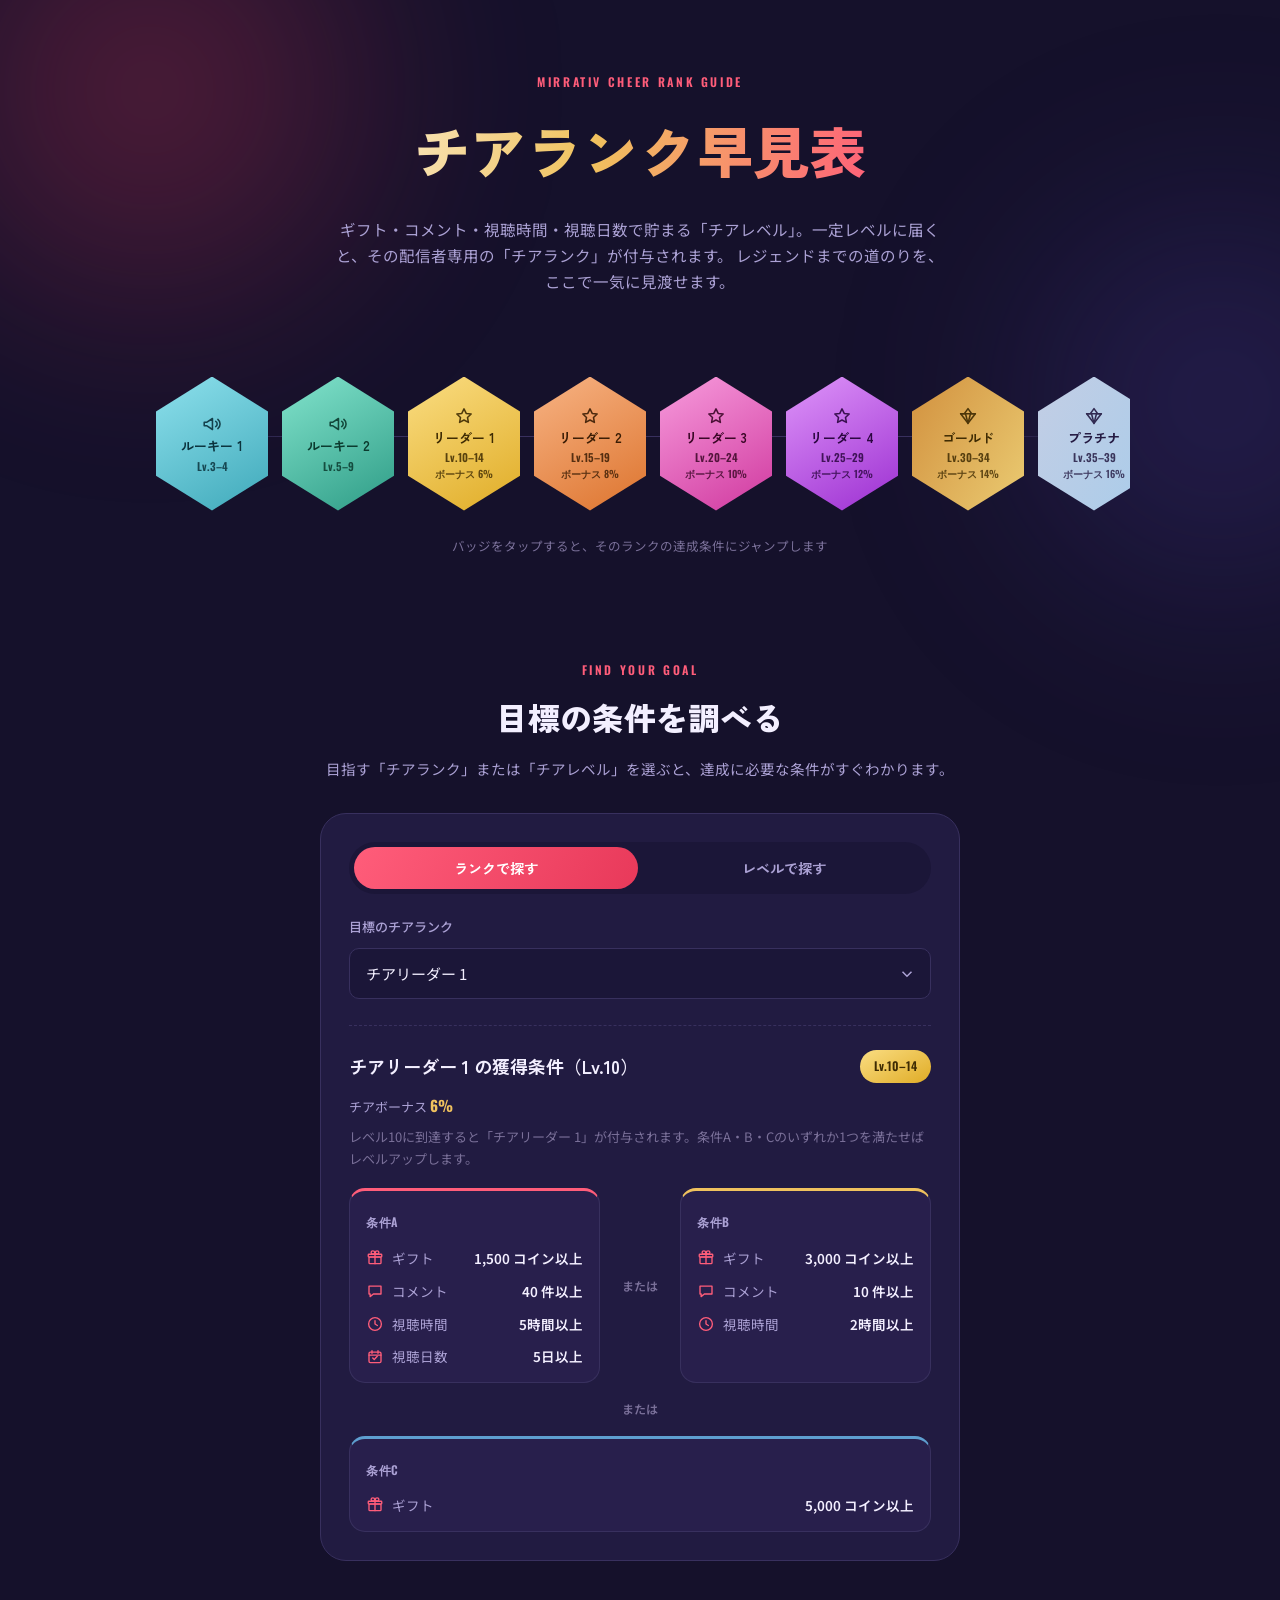
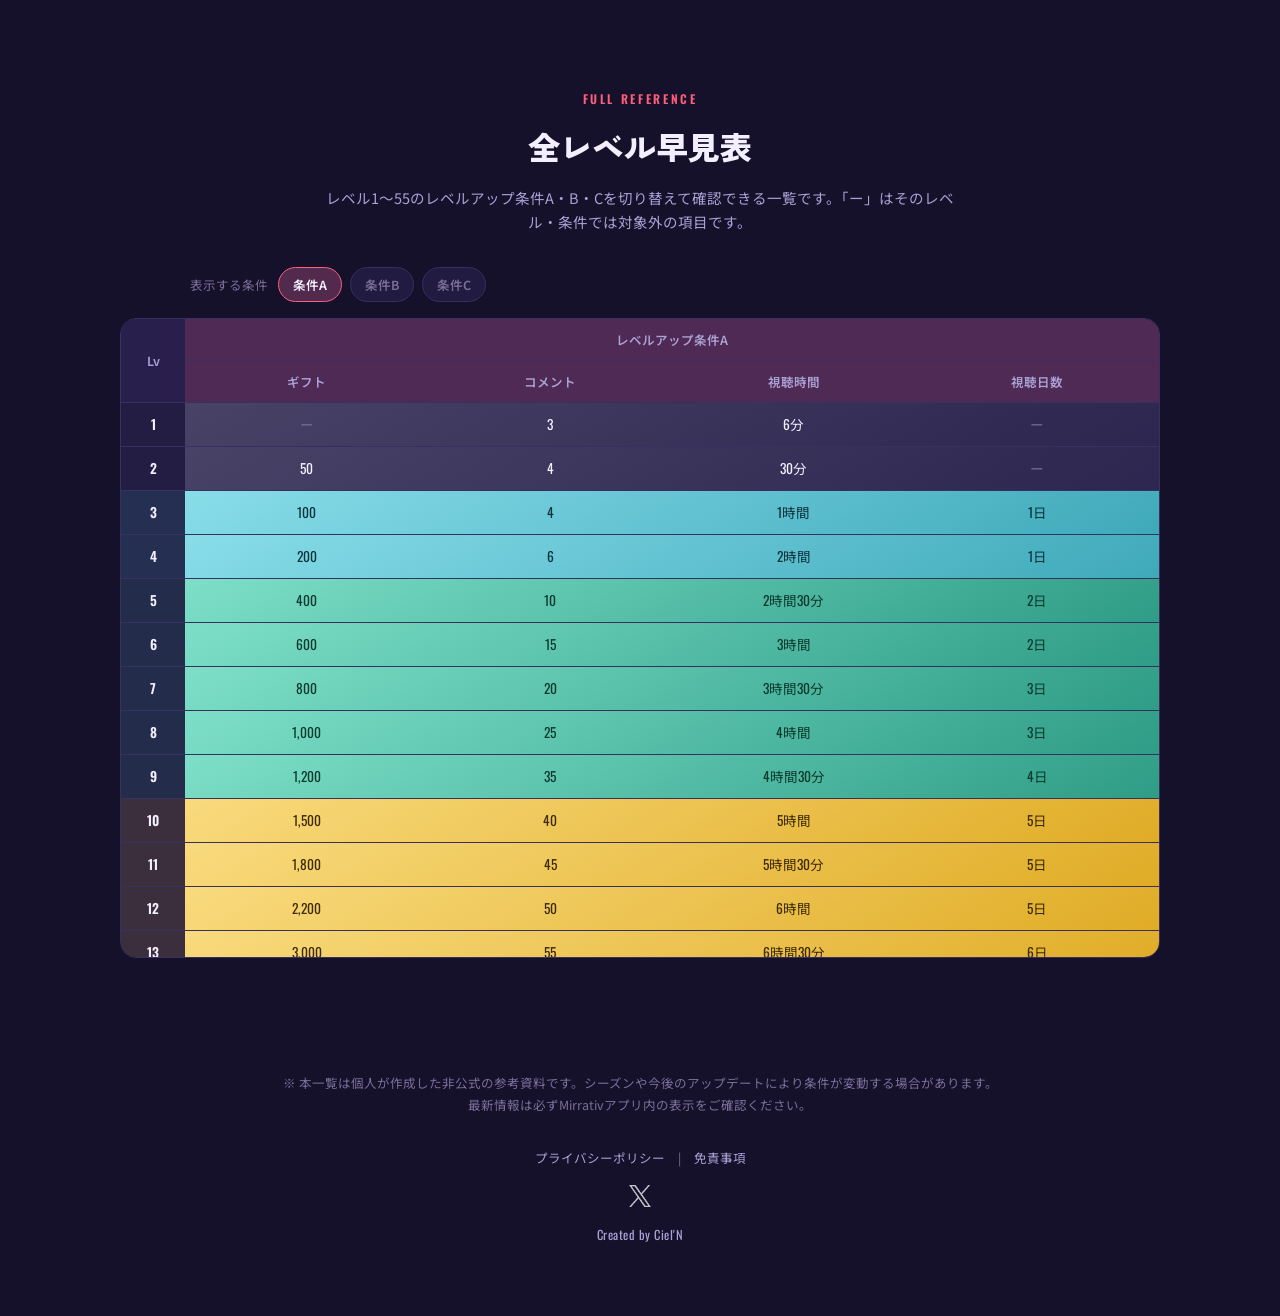
<file: index.html>
<!DOCTYPE html>
<html lang="ja">
  <head>
    <!-- Google tag (gtag.js) -->
    <script async src="https://www.googletagmanager.com/gtag/js?id=G-BKD9T5BP9D"></script>
    <script>
      window.dataLayer = window.dataLayer || [];
      function gtag(){dataLayer.push(arguments);}
      gtag('js', new Date());

      gtag('config', 'G-BKD9T5BP9D');
    </script>
    <meta charset="UTF-8">
    <meta name="viewport" content="width=device-width, initial-scale=1.0">
    <title>Mirrativ Cheer Rank Guide | チアレベル・チアランク達成条件ガイド</title>
    <meta name="description" content="Mirrativのチア機能（チアレベル・チアランク）の達成条件を一覧表と検索ツールで確認できる非公式ガイドです。">
    <meta property="og:title" content="Mirrativ Cheer Rank Guide | チアレベル・チアランク達成条件ガイド">
    <meta property="og:description" content="Mirrativのチア機能（チアレベル・チアランク）の達成条件を一覧表と検索ツールで確認できる非公式ガイドです。">
    <meta property="og:image" content="https://cheer-rank.cieln.com/images/x-card.jpg">
    <meta property="og:url" content="https://cheer-rank.cieln.com/">
    <meta property="og:type" content="website">
    <meta name="twitter:card" content="summary_large_image">
    <meta name="twitter:title" content="Mirrativ Cheer Rank Guide | チアレベル・チアランク達成条件ガイド">
    <meta name="twitter:description" content="Mirrativのチア機能（チアレベル・チアランク）の達成条件を一覧表と検索ツールで確認できる非公式ガイドです。">
    <meta name="twitter:image" content="https://cheer-rank.cieln.com/images/x-card.jpg">
    <link rel="apple-touch-icon" sizes="192x192" href="apple-touch-icon.jpg"><link rel="preconnect" href="https://fonts.googleapis.com">
    <link rel="preconnect" href="https://fonts.gstatic.com" crossorigin>
    <link href="https://fonts.googleapis.com/css2?family=Zen+Kaku+Gothic+New:wght@500;700;900&family=Oswald:wght@500;600;700&family=Noto+Sans+JP:wght@400;500;600;700&display=swap" rel="stylesheet">
    <link rel="stylesheet" href="style.css?v=1.0.2">
  </head>
  <body>

    <div class="stage-glow stage-glow--a" aria-hidden="true"></div>
    <div class="stage-glow stage-glow--b" aria-hidden="true"></div>

    <header class="hero">
      <div class="hero__inner">
        <p class="eyebrow">MIRRATIV CHEER RANK GUIDE</p>
        <h1 class="hero__title">チアランク早見表</h1>
        <p class="hero__lede">
          ギフト・コメント・視聴時間・視聴日数で貯まる「チアレベル」。一定レベルに届くと、その配信者専用の「チアランク」が付与されます。
          レジェンドまでの道のりを、ここで一気に見渡せます。
        </p>

        <div class="ladder" aria-label="チアランク一覧（タップで検索）">
          <div class="ladder__track" id="ladderTrack"></div>
          <p class="ladder__hint">バッジをタップすると、そのランクの達成条件にジャンプします</p>
        </div>
      </div>
    </header>

    <main>

      <section class="search" id="search">
        <div class="section-head">
          <p class="eyebrow">FIND YOUR GOAL</p>
          <h2>目標の条件を調べる</h2>
          <p class="section-lede">目指す「チアランク」または「チアレベル」を選ぶと、達成に必要な条件がすぐわかります。</p>
        </div>

        <div class="search-panel">
          <div class="mode-toggle" role="tablist">
            <button class="mode-btn" data-mode="rank" type="button" role="tab">ランクで探す</button>
            <button class="mode-btn" data-mode="level" type="button" role="tab">レベルで探す</button>
          </div>

          <div class="mode-pane" id="rankPane">
            <label class="field-label" for="rankSelect">目標のチアランク</label>
            <select id="rankSelect" class="select-input"></select>
          </div>

          <div class="mode-pane" id="levelPane" hidden>
            <label class="field-label" for="levelInput">目標のチアレベル（1〜55）</label>
            <div class="level-stepper">
              <button type="button" id="levelDown" aria-label="レベルを下げる">−</button>
              <input type="number" id="levelInput" class="level-input" min="1" max="55" value="10">
              <button type="button" id="levelUp" aria-label="レベルを上げる">＋</button>
            </div>
          </div>

          <div class="result-area" id="resultArea" hidden aria-live="polite"></div>
        </div>
      </section>

      <section class="table-section" id="table">
        <div class="section-head">
          <p class="eyebrow">FULL REFERENCE</p>
          <h2>全レベル早見表</h2>
          <p class="section-lede">レベル1〜55のレベルアップ条件A・B・Cを切り替えて確認できる一覧です。「ー」はそのレベル・条件では対象外の項目です。</p>
        </div>

        <div class="col-toggle" role="radiogroup" aria-label="表示する条件の切り替え">
          <span class="col-toggle__label">表示する条件</span>
          <button type="button" class="col-toggle__btn is-active" data-col="a" role="radio" aria-checked="true">条件A</button>
          <button type="button" class="col-toggle__btn" data-col="b" role="radio" aria-checked="false">条件B</button>
          <button type="button" class="col-toggle__btn" data-col="c" role="radio" aria-checked="false">条件C</button>
        </div>

        <div class="table-scroll">
          <table class="cheer-table">
            <caption class="sr-only">チアレベル別のレベルアップ条件一覧（レベル1〜55）</caption>
            <thead id="tableHead"></thead>
            <tbody id="tableBody"></tbody>
          </table>
        </div>
      </section>

    </main>

    <footer class="site-footer">
      <p class="footer-notice">
        ※ 本一覧は個人が作成した非公式の参考資料です。シーズンや今後のアップデートにより条件が変動する場合があります。最新情報は必ずMirrativアプリ内の表示をご確認ください。
      </p>
      <nav class="footer-links" aria-label="サイトポリシー">
        <a href="privacy.html">プライバシーポリシー</a>
        <span class="footer-links__divider" aria-hidden="true">|</span>
        <a href="disclaimer.html">免責事項</a>
      </nav>
      <p class="footer-social">
        <a href="https://x.com/yu_cielkun" target="_blank" rel="noopener noreferrer" aria-label="X (旧Twitter)">
          <img id="x-logo" src="images/x-logo-white.png" alt="Xアカウント">
        </a>
      </p>
      <p class="credit">Created by Ciel'N</p>
    </footer>

    <script src="script.js?v=1.0.2"></script>
  </body>
</html>
</file>
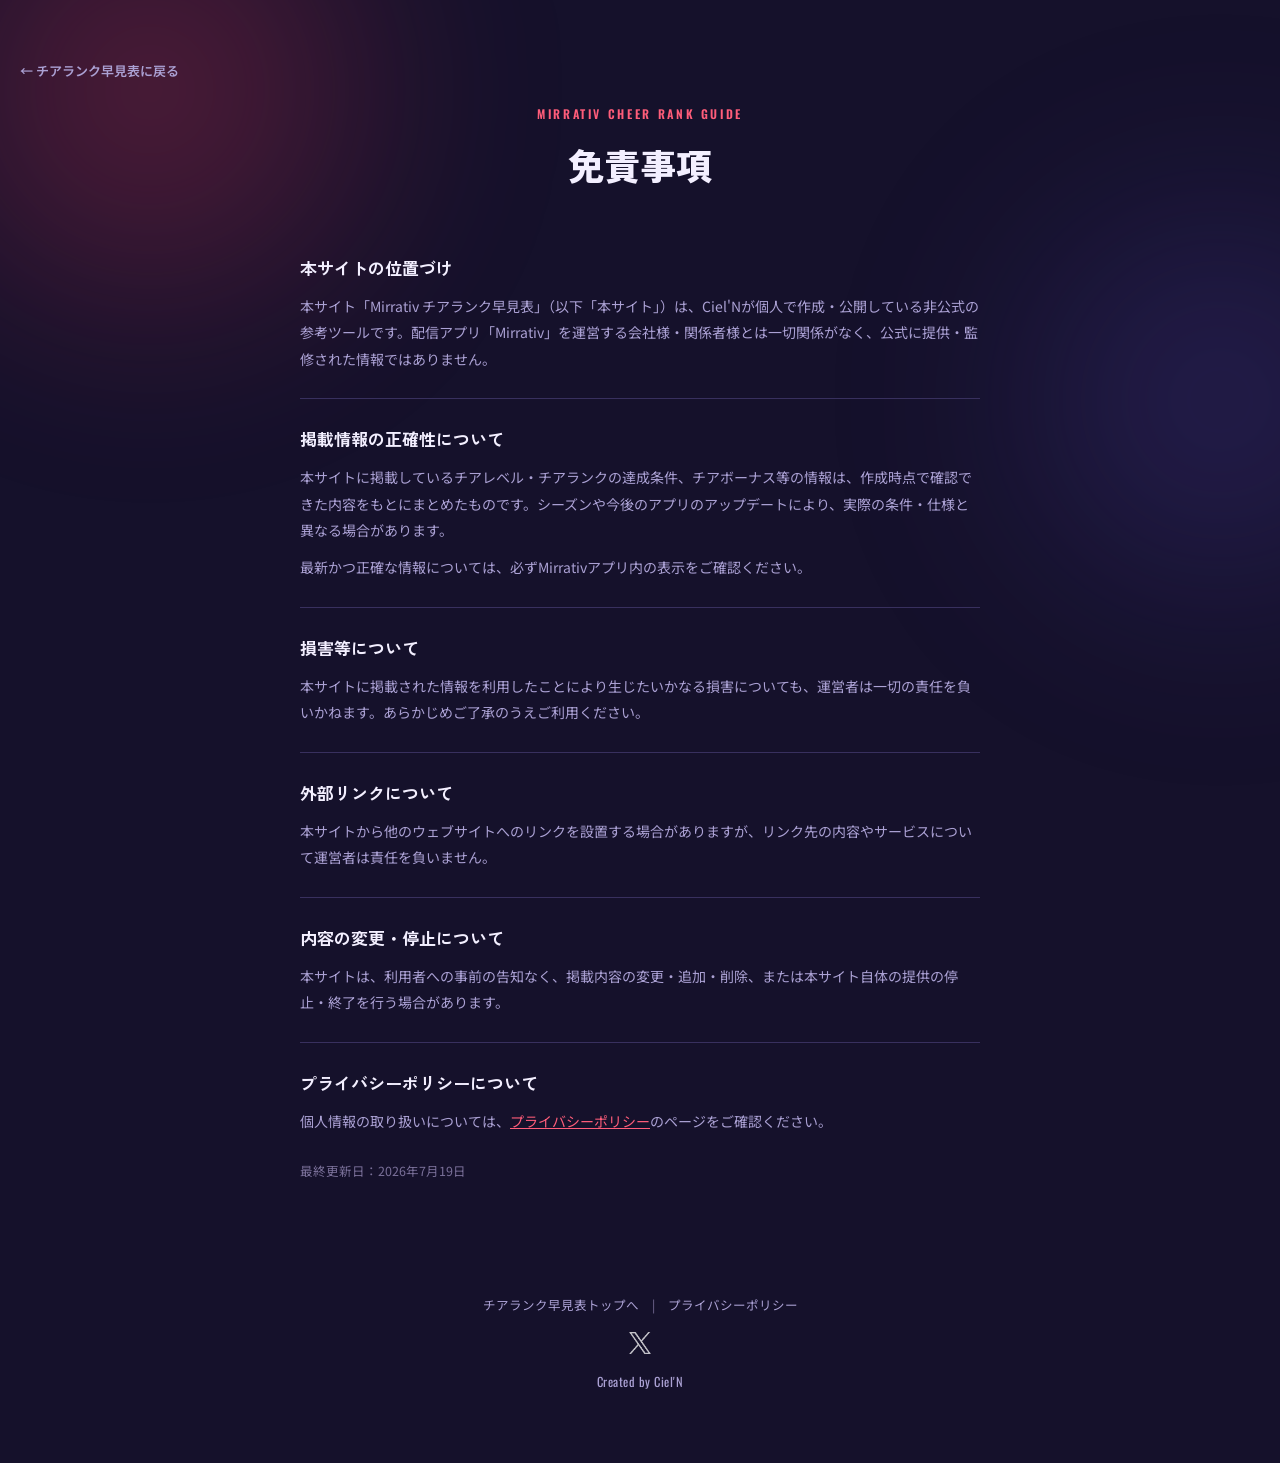
<file: disclaimer.html>
<!DOCTYPE html>
<html lang="ja">
  <head>
    <!-- Google tag (gtag.js) -->
    <script async src="https://www.googletagmanager.com/gtag/js?id=G-BKD9T5BP9D"></script>
    <script>
      window.dataLayer = window.dataLayer || [];
      function gtag(){dataLayer.push(arguments);}
      gtag('js', new Date());

      gtag('config', 'G-BKD9T5BP9D');
    </script>
    <meta charset="UTF-8">
    <meta name="viewport" content="width=device-width, initial-scale=1.0">
    <title>免責事項 | Mirrativ Cheer Rank Guide</title>
    <meta name="description" content="Mirrativ Cheer Rank Guideの免責事項です。">
    <link rel="preconnect" href="https://fonts.googleapis.com">
    <link rel="preconnect" href="https://fonts.gstatic.com" crossorigin>
    <link href="https://fonts.googleapis.com/css2?family=Zen+Kaku+Gothic+New:wght@500;700;900&family=Oswald:wght@500;600;700&family=Noto+Sans+JP:wght@400;500;600;700&display=swap" rel="stylesheet">
    <link rel="stylesheet" href="style.css?v=1.0.0">
  </head>
<body>

<div class="stage-glow stage-glow--a" aria-hidden="true"></div>
<div class="stage-glow stage-glow--b" aria-hidden="true"></div>

<header class="subpage-header">
  <a class="subpage-back" href="index.html">← チアランク早見表に戻る</a>
  <div class="subpage-header__inner">
    <p class="eyebrow">MIRRATIV CHEER RANK GUIDE</p>
    <h1 class="subpage-title">免責事項</h1>
  </div>
</header>

<main class="policy-main">

  <section class="policy-section">
    <h2>本サイトの位置づけ</h2>
    <p>本サイト「Mirrativ チアランク早見表」（以下「本サイト」）は、Ciel'Nが個人で作成・公開している非公式の参考ツールです。配信アプリ「Mirrativ」を運営する会社様・関係者様とは一切関係がなく、公式に提供・監修された情報ではありません。</p>
  </section>

  <section class="policy-section">
    <h2>掲載情報の正確性について</h2>
    <p>本サイトに掲載しているチアレベル・チアランクの達成条件、チアボーナス等の情報は、作成時点で確認できた内容をもとにまとめたものです。シーズンや今後のアプリのアップデートにより、実際の条件・仕様と異なる場合があります。</p>
    <p>最新かつ正確な情報については、必ずMirrativアプリ内の表示をご確認ください。</p>
  </section>

  <section class="policy-section">
    <h2>損害等について</h2>
    <p>本サイトに掲載された情報を利用したことにより生じたいかなる損害についても、運営者は一切の責任を負いかねます。あらかじめご了承のうえご利用ください。</p>
  </section>

  <section class="policy-section">
    <h2>外部リンクについて</h2>
    <p>本サイトから他のウェブサイトへのリンクを設置する場合がありますが、リンク先の内容やサービスについて運営者は責任を負いません。</p>
  </section>

  <section class="policy-section">
    <h2>内容の変更・停止について</h2>
    <p>本サイトは、利用者への事前の告知なく、掲載内容の変更・追加・削除、または本サイト自体の提供の停止・終了を行う場合があります。</p>
  </section>

  <section class="policy-section">
    <h2>プライバシーポリシーについて</h2>
    <p>個人情報の取り扱いについては、<a href="privacy.html">プライバシーポリシー</a>のページをご確認ください。</p>
  </section>

  <p class="policy-updated">最終更新日：2026年7月19日</p>

</main>

<footer class="site-footer">
  <nav class="footer-links" aria-label="サイトポリシー">
    <a href="index.html">チアランク早見表トップへ</a>
    <span class="footer-links__divider" aria-hidden="true">|</span>
    <a href="privacy.html">プライバシーポリシー</a>
  </nav>
  <p class="footer-social">
    <a href="https://x.com/yu_cielkun" target="_blank" rel="noopener noreferrer" aria-label="X (旧Twitter)">
      <img id="x-logo" src="images/x-logo-white.png" alt="Xアカウント">
    </a>
  </p>
  <p class="credit">Created by Ciel'N</p>
</footer>

</body>
</html>
</file>
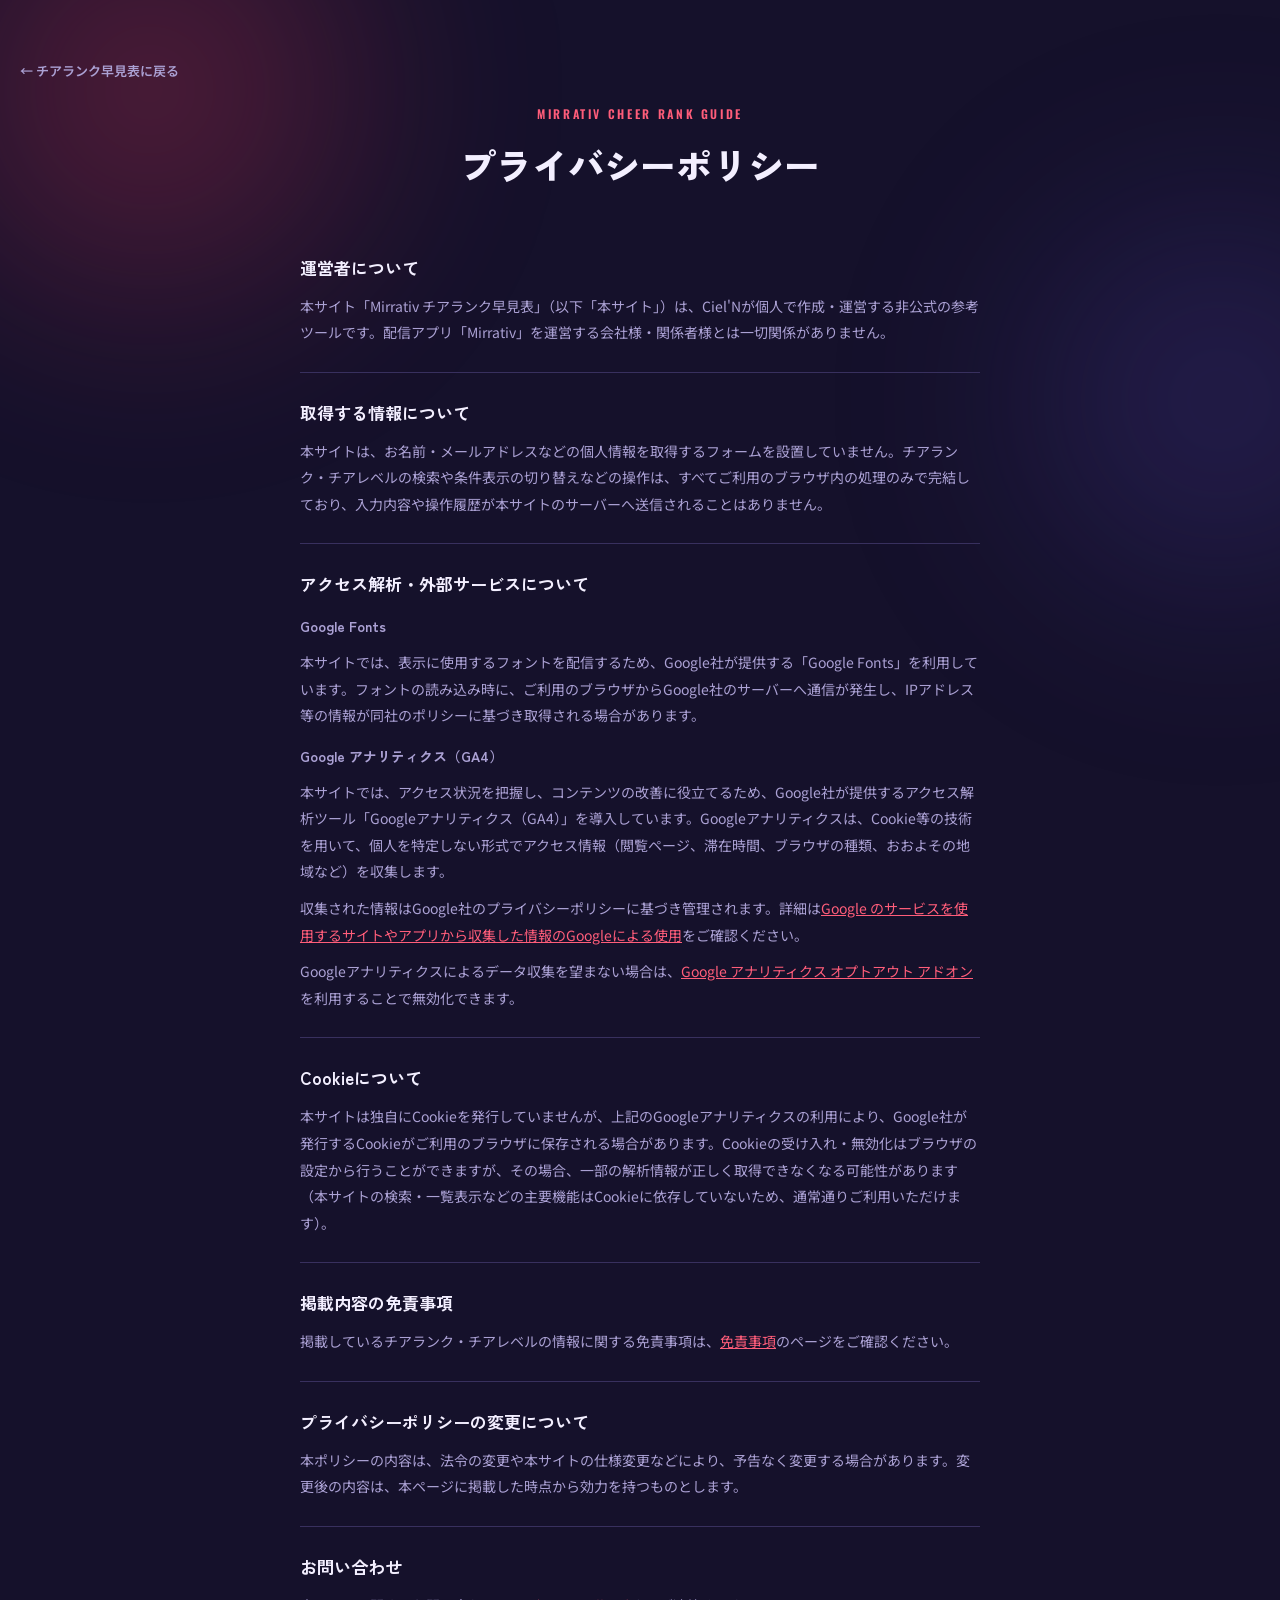
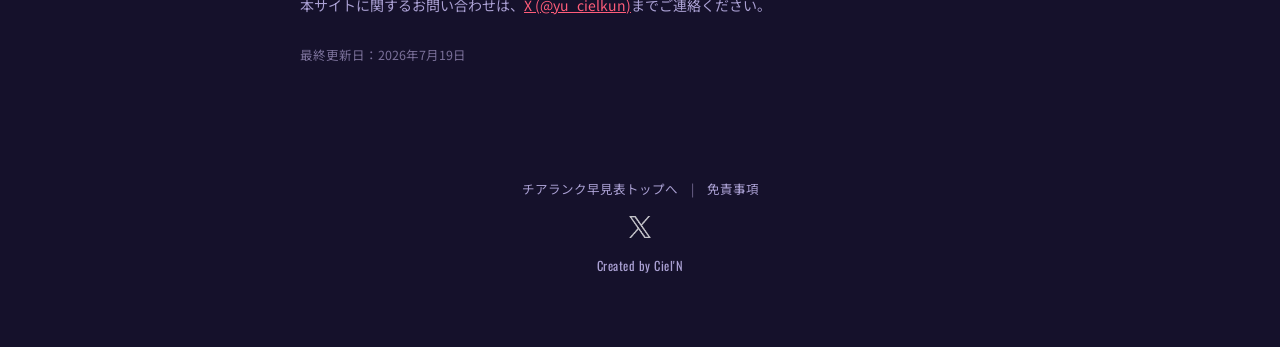
<file: privacy.html>
<!DOCTYPE html>
<html lang="ja">
  <head>
    <!-- Google tag (gtag.js) -->
    <script async src="https://www.googletagmanager.com/gtag/js?id=G-BKD9T5BP9D"></script>
    <script>
      window.dataLayer = window.dataLayer || [];
      function gtag(){dataLayer.push(arguments);}
      gtag('js', new Date());

      gtag('config', 'G-BKD9T5BP9D');
    </script>
    <meta charset="UTF-8">
    <meta name="viewport" content="width=device-width, initial-scale=1.0">
    <title>プライバシーポリシー | Mirrativ Cheer Rank Guide</title>
    <meta name="description" content="Mirrativ Cheer Rank Guideのプライバシーポリシーです。">
    <link rel="preconnect" href="https://fonts.googleapis.com">
    <link rel="preconnect" href="https://fonts.gstatic.com" crossorigin>
    <link href="https://fonts.googleapis.com/css2?family=Zen+Kaku+Gothic+New:wght@500;700;900&family=Oswald:wght@500;600;700&family=Noto+Sans+JP:wght@400;500;600;700&display=swap" rel="stylesheet">
    <link rel="stylesheet" href="style.css?v=1.0.0">
  </head>
  <body>

  <div class="stage-glow stage-glow--a" aria-hidden="true"></div>
  <div class="stage-glow stage-glow--b" aria-hidden="true"></div>

  <header class="subpage-header">
    <a class="subpage-back" href="index.html">← チアランク早見表に戻る</a>
    <div class="subpage-header__inner">
      <p class="eyebrow">MIRRATIV CHEER RANK GUIDE</p>
      <h1 class="subpage-title">プライバシーポリシー</h1>
    </div>
</header>

<main class="policy-main">

  <section class="policy-section">
    <h2>運営者について</h2>
    <p>本サイト「Mirrativ チアランク早見表」（以下「本サイト」）は、Ciel'Nが個人で作成・運営する非公式の参考ツールです。配信アプリ「Mirrativ」を運営する会社様・関係者様とは一切関係がありません。</p>
  </section>

  <section class="policy-section">
    <h2>取得する情報について</h2>
    <p>本サイトは、お名前・メールアドレスなどの個人情報を取得するフォームを設置していません。チアランク・チアレベルの検索や条件表示の切り替えなどの操作は、すべてご利用のブラウザ内の処理のみで完結しており、入力内容や操作履歴が本サイトのサーバーへ送信されることはありません。</p>
  </section>

  <section class="policy-section">
    <h2>アクセス解析・外部サービスについて</h2>

    <h3>Google Fonts</h3>
    <p>本サイトでは、表示に使用するフォントを配信するため、Google社が提供する「Google Fonts」を利用しています。フォントの読み込み時に、ご利用のブラウザからGoogle社のサーバーへ通信が発生し、IPアドレス等の情報が同社のポリシーに基づき取得される場合があります。</p>

    <h3>Google アナリティクス（GA4）</h3>
    <p>本サイトでは、アクセス状況を把握し、コンテンツの改善に役立てるため、Google社が提供するアクセス解析ツール「Googleアナリティクス（GA4）」を導入しています。Googleアナリティクスは、Cookie等の技術を用いて、個人を特定しない形式でアクセス情報（閲覧ページ、滞在時間、ブラウザの種類、おおよその地域など）を収集します。</p>
    <p>収集された情報はGoogle社のプライバシーポリシーに基づき管理されます。詳細は<a href="https://policies.google.com/technologies/partner-sites" target="_blank" rel="noopener noreferrer">Google のサービスを使用するサイトやアプリから収集した情報のGoogleによる使用</a>をご確認ください。</p>
    <p>Googleアナリティクスによるデータ収集を望まない場合は、<a href="https://tools.google.com/dlpage/gaoptout" target="_blank" rel="noopener noreferrer">Google アナリティクス オプトアウト アドオン</a>を利用することで無効化できます。</p>
  </section>

  <section class="policy-section">
    <h2>Cookieについて</h2>
    <p>本サイトは独自にCookieを発行していませんが、上記のGoogleアナリティクスの利用により、Google社が発行するCookieがご利用のブラウザに保存される場合があります。Cookieの受け入れ・無効化はブラウザの設定から行うことができますが、その場合、一部の解析情報が正しく取得できなくなる可能性があります（本サイトの検索・一覧表示などの主要機能はCookieに依存していないため、通常通りご利用いただけます）。</p>
  </section>

  <section class="policy-section">
    <h2>掲載内容の免責事項</h2>
    <p>掲載しているチアランク・チアレベルの情報に関する免責事項は、<a href="disclaimer.html">免責事項</a>のページをご確認ください。</p>
  </section>

  <section class="policy-section">
    <h2>プライバシーポリシーの変更について</h2>
    <p>本ポリシーの内容は、法令の変更や本サイトの仕様変更などにより、予告なく変更する場合があります。変更後の内容は、本ページに掲載した時点から効力を持つものとします。</p>
  </section>

  <section class="policy-section">
    <h2>お問い合わせ</h2>
    <p>本サイトに関するお問い合わせは、<a href="https://x.com/yu_cielkun" target="_blank" rel="noopener noreferrer">X (@yu_cielkun)</a>までご連絡ください。</p>
  </section>

  <p class="policy-updated">最終更新日：2026年7月19日</p>

</main>

<footer class="site-footer">
  <nav class="footer-links" aria-label="サイトポリシー">
    <a href="index.html">チアランク早見表トップへ</a>
    <span class="footer-links__divider" aria-hidden="true">|</span>
    <a href="disclaimer.html">免責事項</a>
  </nav>
  <p class="footer-social">
    <a href="https://x.com/yu_cielkun" target="_blank" rel="noopener noreferrer" aria-label="X (旧Twitter)">
      <img id="x-logo" src="images/x-logo-white.png" alt="Xアカウント">
    </a>
  </p>
  <p class="credit">Created by Ciel'N</p>
</footer>

</body>
</html>
</file>
<file: style.css>
/* ==========================================================================
   Mirrativ チアランク早見表 — Stylesheet
   ========================================================================== */

:root {
  /* ---- Core palette (Stadium Night) ---- */
  --bg-void:     #15112B;
  --bg-void-2:   #1B1638;
  --bg-panel:    #211B41;
  --bg-panel-2:  #281F4C;
  --line:        #38305E;
  --ink:         #F3EFFF;
  --ink-dim:     #ABA1D4;
  --ink-faint:   #7A7099;

  --cheer-coral: #FF5D7A;
  --cheer-coral-deep: #E8395A;
  --cheer-gold:  #F0C25E;

  /* ---- Tier colors (sampled from official チアランク一覧 reference image) ---- */
  --tier-none-a:     #4A4468; --tier-none-b:     #2C2650;
  --tier-rookie1-a:  #8DE0EC; --tier-rookie1-b:  #3FA9BA;
  --tier-rookie2-a:  #82E3CC; --tier-rookie2-b:  #2E9C86;
  --tier-leader1-a:  #FADD82; --tier-leader1-b:  #E0AC26;
  --tier-leader2-a:  #F7B384; --tier-leader2-b:  #DD742E;
  --tier-leader3-a:  #F79BDC; --tier-leader3-b:  #D0399F;
  --tier-leader4-a:  #DE94F9; --tier-leader4-b:  #9C2FD1;
  --tier-gold-1:     #F2D989; --tier-gold-2: #ECCF75; --tier-gold-3: #D2913F;
  --tier-platinum-1: #C3CEE5; --tier-platinum-2: #A8CCEA; --tier-platinum-3: #B29FD6;
  --tier-diamond-1:  #B98CF7; --tier-diamond-2: #6ED0D0; --tier-diamond-3: #5E9FD0;
  --tier-legend-1:   #EE4A3D; --tier-legend-2: #E23528; --tier-legend-3: #9B2B17;

  --radius-sm: 10px;
  --radius-md: 16px;
  --radius-lg: 26px;

  --font-display: 'Zen Kaku Gothic New', sans-serif;
  --font-num: 'Oswald', sans-serif;
  --font-body: 'Noto Sans JP', sans-serif;
}

* { box-sizing: border-box; }

html {
  scroll-behavior: smooth;
}
@media (prefers-reduced-motion: reduce) {
  html { scroll-behavior: auto; }
  * { animation-duration: 0.01ms !important; animation-iteration-count: 1 !important; transition-duration: 0.01ms !important; }
}

body {
  margin: 0;
  background: var(--bg-void);
  color: var(--ink);
  font-family: var(--font-body);
  line-height: 1.7;
  -webkit-font-smoothing: antialiased;
  position: relative;
  overflow-x: hidden;
}

h1, h2, h3 {
  font-family: var(--font-display);
  margin: 0;
  color: var(--ink);
}

p { margin: 0; }

a { color: var(--cheer-coral); }

button, select, input {
  font-family: inherit;
}

.sr-only {
  position: absolute;
  width: 1px; height: 1px;
  padding: 0; margin: -1px;
  overflow: hidden;
  clip: rect(0,0,0,0);
  white-space: nowrap;
  border: 0;
}

:focus-visible {
  outline: 2.5px solid var(--cheer-gold);
  outline-offset: 3px;
}

/* ---- Ambient stadium glow ---- */
.stage-glow {
  position: fixed;
  border-radius: 50%;
  filter: blur(90px);
  pointer-events: none;
  z-index: 0;
  opacity: 0.35;
}
.stage-glow--a {
  width: 620px; height: 620px;
  top: -220px; left: -160px;
  background: radial-gradient(circle, var(--cheer-coral-deep), transparent 70%);
}
.stage-glow--b {
  width: 560px; height: 560px;
  top: 120px; right: -220px;
  background: radial-gradient(circle, #4E3FA6, transparent 70%);
}

main, header, footer { position: relative; z-index: 1; }

.eyebrow {
  font-family: var(--font-num);
  font-size: 12px;
  font-weight: 600;
  letter-spacing: 0.22em;
  color: var(--cheer-coral);
  margin: 0 0 10px;
}

/* ==========================================================================
   Hero
   ========================================================================== */
.hero {
  padding: 72px 20px 40px;
}
.hero__inner {
  max-width: 980px;
  margin: 0 auto;
  text-align: center;
}
.hero__title {
  font-size: clamp(34px, 6vw, 56px);
  font-weight: 900;
  letter-spacing: 0.01em;
  background: linear-gradient(100deg, #FFFFFF 10%, var(--cheer-gold) 45%, var(--cheer-coral) 75%);
  -webkit-background-clip: text;
  background-clip: text;
  color: transparent;
}
.hero__lede {
  max-width: 620px;
  margin: 18px auto 0;
  color: var(--ink-dim);
  font-size: 15.5px;
}

/* ---- Ladder ---- */
.ladder {
  margin-top: 48px;
  position: relative;
}
.ladder__track {
  position: relative;
  display: flex;
  gap: 14px;
  overflow-x: auto;
  padding: 34px 6px 18px;
  scroll-snap-type: x proximity;
}
.ladder__track::before {
  content: '';
  position: absolute;
  left: 20px; right: 20px; top: 50%;
  height: 1px;
  background: linear-gradient(90deg, transparent, var(--line) 15%, var(--line) 85%, transparent);
  z-index: 0;
}
.ladder__track::-webkit-scrollbar { height: 6px; }
.ladder__track::-webkit-scrollbar-thumb { background: var(--line); border-radius: 10px; }

.ladder-badge {
  flex: 0 0 auto;
  scroll-snap-align: center;
  width: 112px;
  height: 134px;
  clip-path: polygon(50% 0%, 100% 26%, 100% 74%, 50% 100%, 0% 74%, 0% 26%);
  border: none;
  cursor: pointer;
  position: relative;
  z-index: 1;
  display: flex;
  flex-direction: column;
  align-items: center;
  justify-content: center;
  gap: 3px;
  padding: 10px 8px;
  transition: transform 0.2s ease, filter 0.2s ease;
}
.ladder-badge:hover,
.ladder-badge:focus-visible { transform: translateY(-5px); }

.ladder-badge__icon {
  width: 22px;
  height: 22px;
  opacity: 0.9;
}
.ladder-badge__icon svg { width: 100%; height: 100%; display: block; }

.ladder-badge__name {
  font-family: var(--font-display);
  font-weight: 700;
  font-size: 13px;
  line-height: 1.25;
}
.ladder-badge__range {
  font-family: var(--font-num);
  font-size: 11px;
  font-weight: 600;
  opacity: 0.85;
}
.ladder-badge__bonus {
  font-family: var(--font-num);
  font-size: 10px;
  font-weight: 600;
  opacity: 0.8;
  margin-top: -2px;
}

.ladder__hint {
  text-align: center;
  font-size: 12.5px;
  color: var(--ink-faint);
  margin-top: 6px;
}

/* Tier fills, shared by ladder badges, rank chips, table rank cells */
.tier-none      { background: linear-gradient(150deg, var(--tier-none-a), var(--tier-none-b)); color: var(--ink); }
.tier-rookie1   { background: linear-gradient(150deg, var(--tier-rookie1-a), var(--tier-rookie1-b)); color: #0B333D; }
.tier-rookie2   { background: linear-gradient(150deg, var(--tier-rookie2-a), var(--tier-rookie2-b)); color: #0B3A2E; }
.tier-leader1   { background: linear-gradient(150deg, var(--tier-leader1-a), var(--tier-leader1-b)); color: #3E2B03; }
.tier-leader2   { background: linear-gradient(150deg, var(--tier-leader2-a), var(--tier-leader2-b)); color: #3A1D05; }
.tier-leader3   { background: linear-gradient(150deg, var(--tier-leader3-a), var(--tier-leader3-b)); color: #3A0726; }
.tier-leader4   { background: linear-gradient(150deg, var(--tier-leader4-a), var(--tier-leader4-b)); color: #2B0740; }
.tier-gold {
  background: linear-gradient(120deg, var(--tier-gold-3), var(--tier-gold-2), var(--tier-gold-1), var(--tier-gold-3));
  background-size: 320% 320%;
  color: #3E2B03;
  animation: iridescent-shimmer 8s ease infinite;
}
.tier-platinum  {
  background: linear-gradient(120deg, var(--tier-platinum-1), var(--tier-platinum-2), var(--tier-platinum-3), var(--tier-platinum-1));
  background-size: 320% 320%;
  color: #241A42;
  animation: iridescent-shimmer 9s ease infinite;
}
.tier-legend {
  background: linear-gradient(120deg, var(--tier-legend-1), var(--tier-legend-2), var(--tier-legend-3), var(--tier-legend-1));
  background-size: 320% 320%;
  color: #FFF6F0;
  animation: iridescent-shimmer 8s ease infinite;
}
.tier-diamond {
  background: linear-gradient(120deg, var(--tier-diamond-1), var(--tier-diamond-2), var(--tier-diamond-3), var(--tier-diamond-1));
  background-size: 320% 320%;
  color: #0B333D;
  animation: iridescent-shimmer 7s ease infinite;
}
@keyframes iridescent-shimmer {
  0%   { background-position: 0% 50%; }
  50%  { background-position: 100% 50%; }
  100% { background-position: 0% 50%; }
}

/* ==========================================================================
   Section shell
   ========================================================================== */
main { max-width: 1080px; margin: 0 auto; padding: 0 20px; }
section { padding: 64px 0; }
.section-head { max-width: 640px; margin: 0 auto 32px; text-align: center; }
.section-head h2 { font-size: clamp(24px, 3.6vw, 32px); font-weight: 900; }
.section-lede { color: var(--ink-dim); font-size: 14.5px; margin-top: 12px; }

/* ==========================================================================
   Search
   ========================================================================== */
.search-panel {
  max-width: 640px;
  margin: 0 auto;
  background: var(--bg-panel);
  border: 1px solid var(--line);
  border-radius: var(--radius-lg);
  padding: 28px;
}

.mode-toggle {
  display: flex;
  background: var(--bg-void-2);
  border-radius: 999px;
  padding: 5px;
  gap: 4px;
}
.mode-btn {
  flex: 1;
  border: none;
  background: transparent;
  color: var(--ink-dim);
  font-family: var(--font-display);
  font-weight: 700;
  font-size: 14px;
  padding: 11px 10px;
  border-radius: 999px;
  cursor: pointer;
  transition: background 0.2s ease, color 0.2s ease;
}
.mode-btn.is-active {
  background: linear-gradient(120deg, var(--cheer-coral), var(--cheer-coral-deep));
  color: #fff;
}

.mode-pane { margin-top: 22px; }
.field-label {
  display: block;
  font-size: 13px;
  color: var(--ink-dim);
  margin-bottom: 10px;
  font-weight: 500;
}

.select-input {
  width: 100%;
  padding: 14px 16px;
  border-radius: var(--radius-sm);
  border: 1px solid var(--line);
  background: var(--bg-void-2) url('data:image/svg+xml;utf8,<svg xmlns="http://www.w3.org/2000/svg" viewBox="0 0 24 24" fill="none" stroke="%23ABA1D4" stroke-width="2"><path d="M6 9l6 6 6-6"/></svg>') no-repeat right 14px center;
  background-size: 18px;
  color: var(--ink);
  font-size: 15px;
  appearance: none;
  cursor: pointer;
}

.level-stepper {
  display: flex;
  align-items: stretch;
  gap: 10px;
  touch-action: manipulation;
}
.level-stepper button {
  width: 52px;
  border: 1px solid var(--line);
  background: var(--bg-void-2);
  color: var(--cheer-gold);
  font-size: 22px;
  border-radius: var(--radius-sm);
  cursor: pointer;
  touch-action: manipulation;
}
.level-input {
  flex: 1;
  text-align: center;
  font-family: var(--font-num);
  font-size: 26px;
  font-weight: 600;
  background: var(--bg-void-2);
  border: 1px solid var(--line);
  border-radius: var(--radius-sm);
  color: var(--ink);
  -moz-appearance: textfield;
}
.level-input::-webkit-outer-spin-button,
.level-input::-webkit-inner-spin-button { -webkit-appearance: none; margin: 0; }

/* ---- Result area ---- */
.result-area {
  margin-top: 26px;
  padding-top: 24px;
  border-top: 1px dashed var(--line);
}
.result-head {
  display: flex;
  align-items: center;
  justify-content: space-between;
  gap: 12px;
  flex-wrap: wrap;
}
.result-head h3 {
  font-size: 18px;
  font-weight: 700;
}
.rank-chip {
  font-family: var(--font-num);
  font-size: 12px;
  font-weight: 600;
  padding: 6px 14px;
  border-radius: 999px;
  white-space: nowrap;
}
.result-note {
  color: var(--ink-faint);
  font-size: 13px;
  margin-top: 8px;
}
.result-bonus {
  font-size: 13px;
  color: var(--ink-dim);
  margin-top: 10px;
}
.result-bonus strong {
  color: var(--cheer-gold);
  font-family: var(--font-num);
  font-size: 15px;
}

.cond-cards {
  margin-top: 18px;
  display: flex;
  align-items: stretch;
  gap: 12px;
  flex-wrap: wrap;
}
.cond-card {
  flex: 1 1 160px;
  background: var(--bg-panel-2);
  border: 1px solid var(--line);
  border-radius: var(--radius-md);
  padding: 16px 16px 14px;
  border-top: 3px solid var(--cheer-coral);
}
.cond-B { border-top-color: var(--cheer-gold); }
.cond-C { border-top-color: var(--tier-diamond-3); }

.cond-card__badge {
  font-family: var(--font-num);
  font-size: 12px;
  font-weight: 600;
  color: var(--ink-dim);
  letter-spacing: 0.05em;
}
.cond-card__list {
  list-style: none;
  margin: 12px 0 0;
  padding: 0;
  display: flex;
  flex-direction: column;
  gap: 10px;
}
.cond-card__list li {
  display: flex;
  align-items: center;
  gap: 8px;
  font-size: 13.5px;
}
.metric-icon {
  width: 18px; height: 18px;
  flex: 0 0 auto;
  color: var(--cheer-coral);
}
.metric-icon svg { width: 100%; height: 100%; display: block; }
.metric-label { color: var(--ink-dim); flex: 0 0 auto; }
.metric-value { color: var(--ink); font-weight: 600; margin-left: auto; text-align: right; }

.cond-or {
  align-self: center;
  color: var(--ink-faint);
  font-size: 12px;
  font-weight: 600;
  padding: 4px 10px;
}
.cond-or--break {
  flex-basis: 100%;
  text-align: center;
}

/* ==========================================================================
   Table
   ========================================================================== */

/* ---- 列の表示/非表示切り替え ---- */
.col-toggle {
  display: flex;
  flex-wrap: wrap;
  align-items: center;
  gap: 8px;
  max-width: 900px;
  margin: 0 auto 16px;
}
.col-toggle__label {
  font-size: 12.5px;
  color: var(--ink-faint);
  margin-right: 2px;
}
.col-toggle__btn {
  font-family: var(--font-body);
  font-size: 12.5px;
  font-weight: 600;
  color: var(--ink-faint);
  background: var(--bg-panel);
  border: 1px solid var(--line);
  border-radius: 999px;
  padding: 7px 14px;
  cursor: pointer;
  transition: background 0.15s ease, color 0.15s ease, border-color 0.15s ease;
}
.col-toggle__btn.is-active {
  background: color-mix(in srgb, var(--cheer-coral) 22%, var(--bg-panel));
  border-color: var(--cheer-coral);
  color: var(--ink);
}

.table-scroll {
  border: 1px solid var(--line);
  border-radius: var(--radius-md);
  overflow-y: auto;
  overflow-x: hidden;
  max-height: 640px;
  background: var(--bg-panel);
}

.cheer-table {
  border-collapse: separate;
  border-spacing: 0;
  width: 100%;
  table-layout: fixed;
  font-size: 13.5px;
  font-family: var(--font-num), var(--font-body);
}

.cheer-table th, .cheer-table td {
  padding: 10px 12px;
  text-align: center;
  white-space: normal;
  word-break: keep-all;
  border-bottom: 1px solid var(--line);
}

.cheer-table thead th {
  position: sticky;
  top: 0;
  background: var(--bg-panel-2);
  color: var(--ink-dim);
  font-family: var(--font-body);
  font-weight: 600;
  font-size: 12.5px;
  z-index: 3;
  border-bottom: 1px solid var(--line);
  text-align: center;
}
.cheer-table thead tr:first-child th { top: 0; }
.cheer-table thead tr:last-child th { top: 39px; }

.cheer-table thead th.group-a { background: color-mix(in srgb, var(--cheer-coral) 18%, var(--bg-panel-2)); }
.cheer-table thead th.group-b { background: color-mix(in srgb, var(--cheer-gold) 18%, var(--bg-panel-2)); }
.cheer-table thead th.group-c { background: color-mix(in srgb, var(--tier-diamond-3) 22%, var(--bg-panel-2)); }

.cheer-table .col-lv, .cheer-table td.lv-cell { width: 64px; }

.cheer-table td.lv-cell {
  text-align: center;
  font-family: var(--font-num);
  font-weight: 600;
  background: var(--bg-panel);
  color: var(--ink);
}

.cheer-table td.na { color: var(--ink-faint); text-align: center; }

.cheer-table tbody tr.tier-none     td.lv-cell { background: color-mix(in srgb, var(--tier-none-b) 18%, var(--bg-panel)); }
.cheer-table tbody tr.tier-rookie1  td.lv-cell { background: color-mix(in srgb, var(--tier-rookie1-b) 14%, var(--bg-panel)); }
.cheer-table tbody tr.tier-rookie2  td.lv-cell { background: color-mix(in srgb, var(--tier-rookie2-b) 14%, var(--bg-panel)); }
.cheer-table tbody tr.tier-leader1  td.lv-cell { background: color-mix(in srgb, var(--tier-leader1-b) 14%, var(--bg-panel)); }
.cheer-table tbody tr.tier-leader2  td.lv-cell { background: color-mix(in srgb, var(--tier-leader2-b) 14%, var(--bg-panel)); }
.cheer-table tbody tr.tier-leader3  td.lv-cell { background: color-mix(in srgb, var(--tier-leader3-b) 14%, var(--bg-panel)); }
.cheer-table tbody tr.tier-leader4  td.lv-cell { background: color-mix(in srgb, var(--tier-leader4-b) 14%, var(--bg-panel)); }
.cheer-table tbody tr.tier-gold     td.lv-cell { background: color-mix(in srgb, var(--tier-gold-3) 16%, var(--bg-panel)); }
.cheer-table tbody tr.tier-platinum td.lv-cell { background: color-mix(in srgb, var(--tier-platinum-3) 16%, var(--bg-panel)); }
.cheer-table tbody tr.tier-diamond  td.lv-cell { background: color-mix(in srgb, var(--tier-diamond-3) 16%, var(--bg-panel)); }
.cheer-table tbody tr.tier-legend   td.lv-cell { background: color-mix(in srgb, var(--tier-legend-3) 16%, var(--bg-panel)); }

/* ==========================================================================
   Footer
   ========================================================================== */
.site-footer {
  max-width: 760px;
  margin: 20px auto 0;
  padding: 30px 20px 70px;
  text-align: center;
  color: var(--ink-faint);
  font-size: 12.5px;
  line-height: 1.8;
}
.site-footer .credit {
  margin-top: 10px;
  font-family: var(--font-num);
  letter-spacing: 0.04em;
  color: var(--ink-dim);
}
.footer-notice {
  margin-bottom: 30px;
}
.footer-social {
  margin: 16px 0 0;
}
.footer-social a {
  display: inline-flex;
  opacity: 0.75;
  transition: opacity 0.15s ease;
}
.footer-social a:hover,
.footer-social a:focus-visible { opacity: 1; }
.footer-social img {
  width: 22px;
  height: 22px;
  display: block;
}
.footer-links {
  margin-top: 14px;
  font-size: 12.5px;
}
.footer-links a {
  color: var(--ink-dim);
  text-decoration: none;
}
.footer-links a:hover,
.footer-links a:focus-visible {
  color: var(--cheer-coral);
  text-decoration: underline;
}
.footer-links__divider {
  margin: 0 10px;
  color: var(--ink-faint);
}

/* ==========================================================================
   Subpages（プライバシーポリシー・免責事項）
   トップページのようなh1グラデーション（シャイン）演出は使わない
   ========================================================================== */
.subpage-header {
  padding: 56px 20px 8px;
}
.subpage-header__inner {
  max-width: 720px;
  margin: 0 auto;
  text-align: center;
}
.subpage-back {
  display: inline-block;
  font-size: 13px;
  font-weight: 600;
  color: var(--ink-dim);
  text-decoration: none;
  margin-bottom: 22px;
}
.subpage-back:hover,
.subpage-back:focus-visible { color: var(--cheer-coral); }
.subpage-title {
  font-size: clamp(26px, 4.4vw, 36px);
  font-weight: 900;
  color: var(--ink);
  margin-top: 6px;
}

.policy-main {
  max-width: 720px;
  margin: 0 auto;
  padding: 24px 20px 40px;
}
.policy-updated {
  color: var(--ink-faint);
  font-size: 12.5px;
  margin-bottom: 8px;
}
.policy-section {
  padding: 26px 0;
  border-top: 1px solid var(--line);
}
.policy-section:first-of-type { border-top: none; }
.policy-section h2 {
  font-size: 17px;
  font-weight: 700;
}
.policy-section h3 {
  font-size: 14px;
  font-weight: 700;
  color: var(--ink-dim);
  margin: 16px 0 6px;
}
.policy-section p {
  color: var(--ink-dim);
  font-size: 14px;
  line-height: 1.9;
  margin-top: 10px;
}
.policy-section ul {
  margin: 10px 0 0;
  padding-left: 20px;
  color: var(--ink-dim);
  font-size: 14px;
  line-height: 1.9;
}
.policy-section li + li { margin-top: 4px; }
.policy-section a { color: var(--cheer-coral); }

/* ==========================================================================
   Responsive
   ========================================================================== */
@media (max-width: 640px) {
  .hero { padding: 56px 16px 32px; }
  .subpage-header { padding: 44px 16px 4px; }
  .policy-main { padding: 20px 16px 32px; }
  section { padding: 48px 0; }
  main { padding: 0 14px; }
  .search-panel { padding: 20px; border-radius: var(--radius-md); }
  .cond-cards { flex-direction: column; }
  .cond-or { align-self: flex-start; padding-left: 2px; }
  .cond-or--break { flex-basis: auto; }
  .table-scroll { max-height: 70vh; }
  .ladder-badge { width: 98px; height: 120px; }
  .cheer-table th, .cheer-table td { padding: 9px 6px; font-size: 12.5px; }
}
</file>
